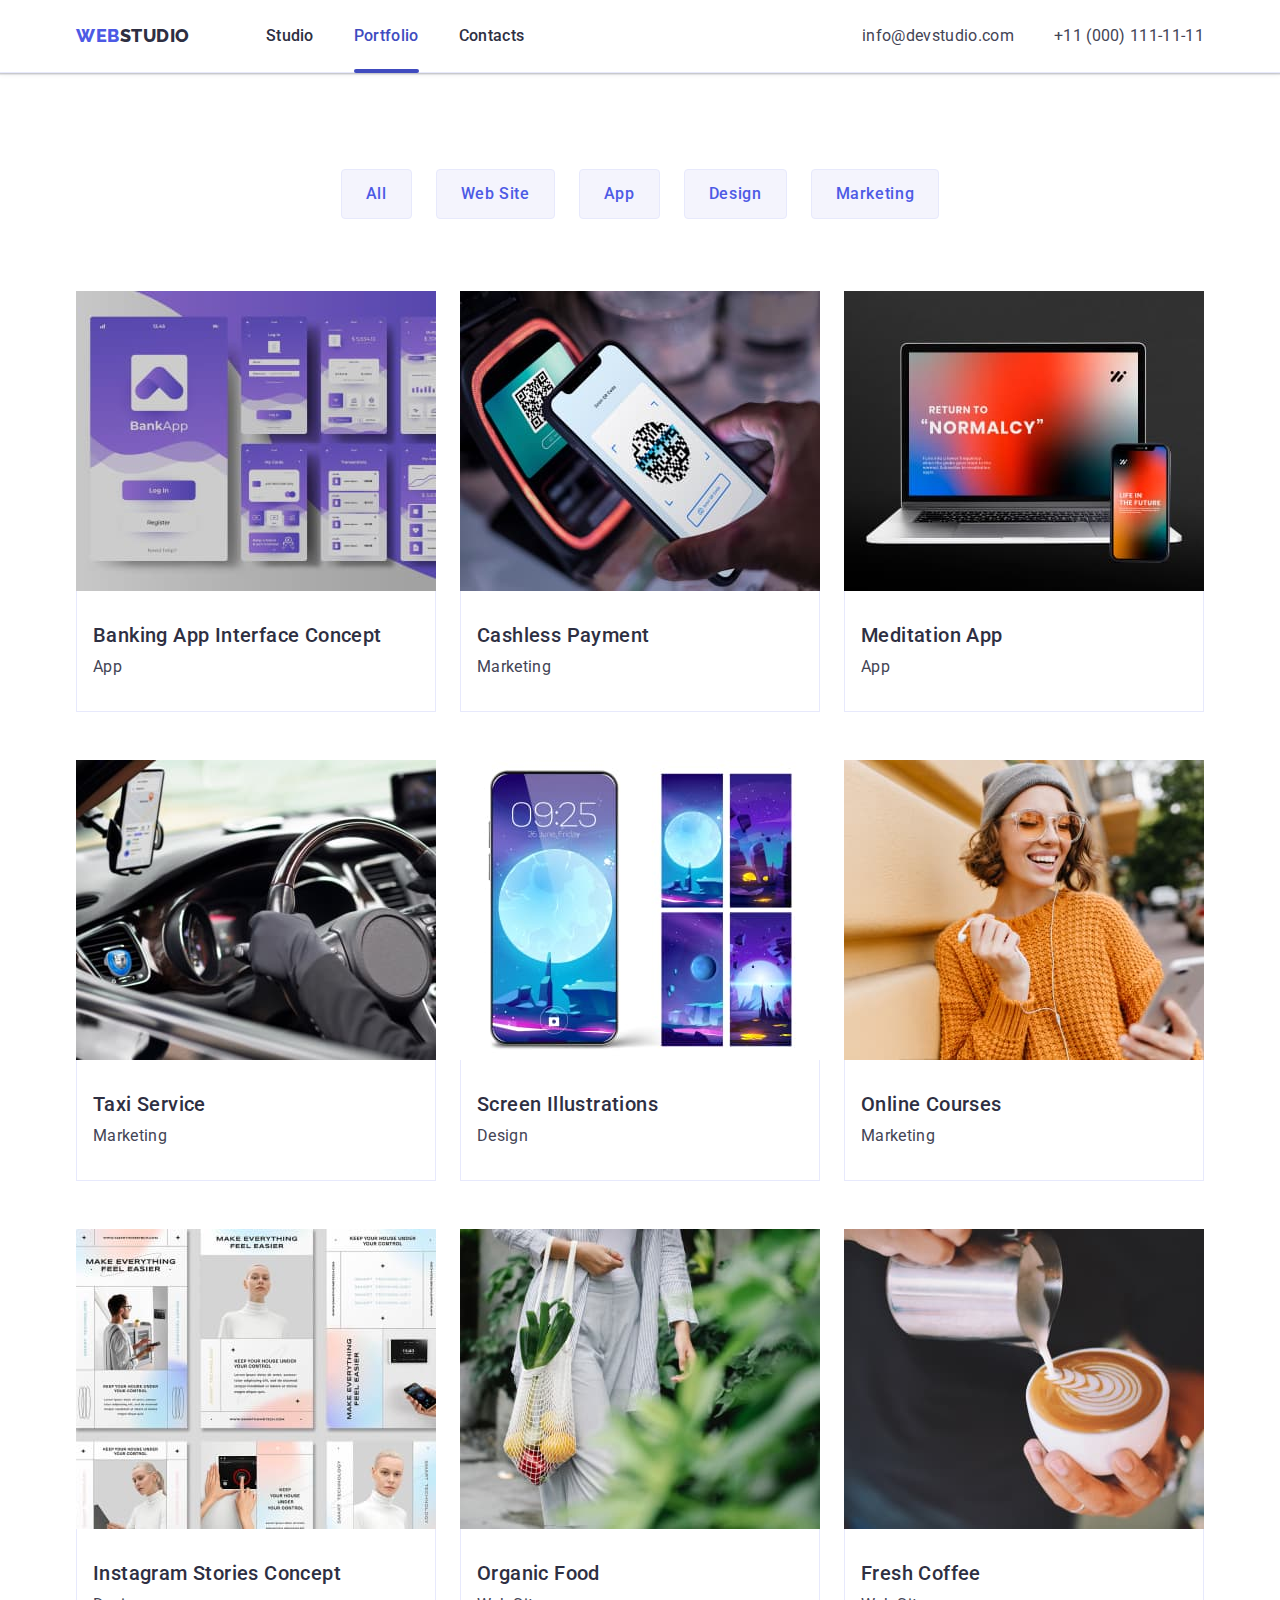
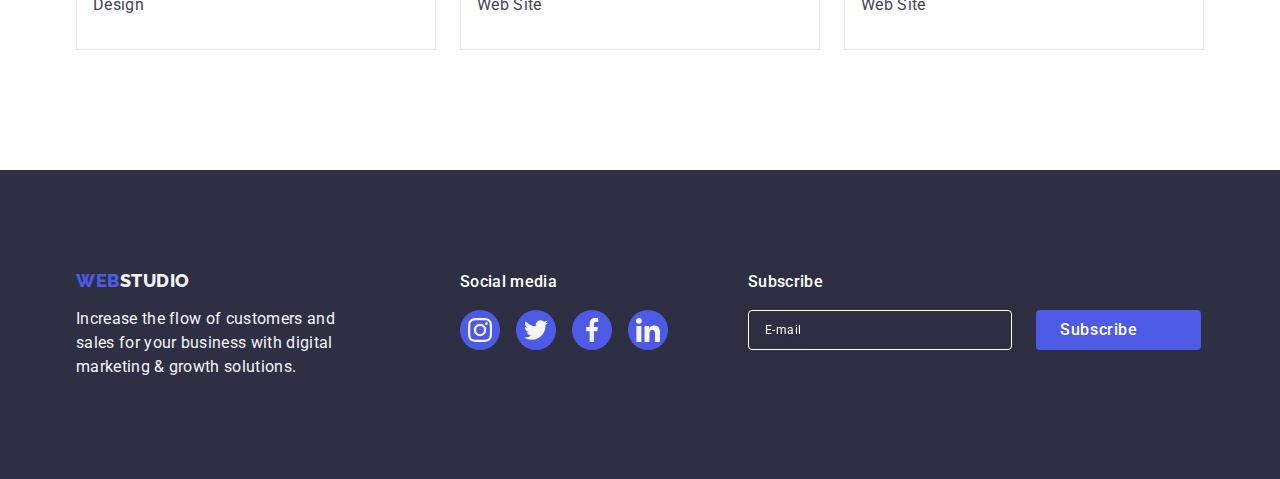
<file: portfolio.html>
<!DOCTYPE html>
<html lang="en">
  <head>
    <meta charset="UTF-8" />
    <meta http-equiv="X-UA-Compatible" content="IE=edge" />
    <meta name="viewport" content="width=device-width, initial-scale=1.0" />
    <title>WebStudio</title>
    <link rel="preconnect" href="https://fonts.googleapis.com" />
    <link rel="preconnect" href="https://fonts.gstatic.com" crossorigin />
    <link
      href="https://fonts.googleapis.com/css2?family=Raleway:wght@800&family=Roboto:wght@400;500;700;900&display=swap"
      rel="stylesheet"
    />
    <link
      href="
https://cdn.jsdelivr.net/npm/modern-normalize@1.1.0/modern-normalize.min.css"
      rel="stylesheet"
    />
    <link rel="stylesheet" href="./style.css" />
  </head>
  <body>
    <header class="page-header">
      <div class="container header-container">
        <nav class="page-nav">
          <a class="logo link" href="./index.html"
            >Web<span class="light-them-part">Studio</span></a
          >
          <ul class="menu list">
            <li class="menu-item">
              <a class="menu-link link" href="./index.html">Studio</a>
            </li>
            <li class="menu-item">
              <a class="menu-link link active" href="./portfolio.html"
                >Portfolio</a
              >
            </li>
            <li class="menu-item">
              <a class="menu-link link" href="">Contacts</a>
            </li>
          </ul>
        </nav>
        <address class="contacts">
          <ul class="contacts-nav list">
            <li class="contacts-item">
              <a
                class="contact-link link"
                href="mailto:info@devstudio.com"
                >info@devstudio.com</a
              >
            </li>
            <li class="contacts-item">
              <a class="contact-link link" href="tel:+110001111111"
                >+11 (000) 111-11-11</a
              >
            </li>
          </ul>
        </address>
      </div>
    </header>
    <main>
      <section class="section portfolio-section">
        <div class="container">
          <h1 class="visually-hidden">portfolio</h1>
          <ul class="list btn-list">
            <li>
              <button class="filter-btn" type="button">All</button>
            </li>
            <li>
              <button class="filter-btn" type="button">Web Site</button>
            </li>
            <li>
              <button class="filter-btn" type="button">App</button>
            </li>
            <li>
              <button class="filter-btn" type="button">Design</button>
            </li>
            <li>
              <button class="filter-btn" type="button">Marketing</button>
            </li>
          </ul>
          <ul class="list portfolio-list">
            <li class="list-card-item portfolio-item">
              <a class="link portfolio-link" href="">
                  <div class="portfolio-thumb">
                    <img
                  class="image"
                  src="./images/banking-app.jpg"
                  alt="banking app"
                  width="360"
                />
                  <p class="overlay">
                    14 Stylish and User-Friendly App Design Concepts · Task
                    Manager App · Calorie Tracker App · Exotic Fruit Ecommerce
                    App · Cloud Storage App
                  </p>
                  </div>
                <div class="portfolio-card-content">
                  <h2 class="subtitle portfolio-subtitle">
                    Banking App Interface Concept
                  </h2>
                  <p class="text portfolio-text">App</p>
                </div>
              </a>
            </li>
            <li class="list-card-item portfolio-item">
              <a class="link portfolio-link" href="">
                <div class="portfolio-thumb">
                  <img
                  class="image"
                  src="./images/cashless-payment.jpg"
                  alt="phone with QR"
                  width="360"
                />
                  <p class="overlay">
                    14 Stylish and User-Friendly App Design Concepts · Task
                    Manager App · Calorie Tracker App · Exotic Fruit Ecommerce
                    App · Cloud Storage App
                  </p>
                </div>
                <div class="portfolio-card-content">
                  <h2 class="subtitle portfolio-subtitle">Cashless Payment</h2>
                  <p class="text portfolio-text">Marketing</p>
                </div>
              </a>
            </li>
            <li class="list-card-item portfolio-item">
              <a class="link portfolio-link" href="">
              <div class="portfolio-thumb">
                <img
                  class="image"
                  src="./images/meditation-app.jpg"
                  alt="laptop and phone"
                  width="360"
                />
                  <p class="overlay">
                    14 Stylish and User-Friendly App Design Concepts · Task
                    Manager App · Calorie Tracker App · Exotic Fruit Ecommerce
                    App · Cloud Storage App
                  </p>
              </div>
                <div class="portfolio-card-content">
                  <h2 class="subtitle portfolio-subtitle">Meditation App</h2>
                  <p class="text portfolio-text">App</p>
                </div>
              </a>
            </li>
            <li class="list-card-item portfolio-item">
              <a class="link portfolio-link" href="">
                <div class="portfolio-thumb">
                  <img
                  class="image"
                  src="./images/taxi-service.jpg"
                  alt="car"
                  width="360"
                />
                  <p class="overlay">
                    14 Stylish and User-Friendly App Design Concepts · Task
                    Manager App · Calorie Tracker App · Exotic Fruit Ecommerce
                    App · Cloud Storage App
                  </p>
                </div>
                <div class="portfolio-card-content">
                  <h2 class="subtitle portfolio-subtitle">Taxi Service</h2>
                  <p class="text portfolio-text">Marketing</p>
                </div>
              </a>
            </li>
            <li class="list-card-item portfolio-item">
              <a class="link portfolio-link" href="">
                <div class="portfolio-thumb">
                  <img
                  class="image"
                  src="./images/screen-illustrations.jpg"
                  alt="phone and screens"
                  width="360"
                />
                  <p class="overlay">
                    14 Stylish and User-Friendly App Design Concepts · Task
                    Manager App · Calorie Tracker App · Exotic Fruit Ecommerce
                    App · Cloud Storage App
                  </p>
                </div>
                <div class="portfolio-card-content">
                  <h2 class="subtitle portfolio-subtitle">
                    Screen Illustrations
                  </h2>
                  <p class="text portfolio-text">Design</p>
                </div>
              </a>
            </li>
            <li class="list-card-item portfolio-item">
              <a class="link portfolio-link" href="">
                <div class="portfolio-thumb">
                  <img
                  class="image"
                  src="./images/online-courses.jpg"
                  alt="girl"
                  width="360"
                />
                  <p class="overlay">
                    14 Stylish and User-Friendly App Design Concepts · Task
                    Manager App · Calorie Tracker App · Exotic Fruit Ecommerce
                    App · Cloud Storage App
                  </p>
                </div>
                <div class="portfolio-card-content">
                  <h2 class="subtitle portfolio-subtitle">Online Courses</h2>
                  <p class="text portfolio-text">Marketing</p>
                </div>
              </a>
            </li>
            <li class="list-card-item portfolio-item">
              <a class="link portfolio-link" href="">
                <div class="portfolio-thumb">
                  <img
                  class="image"
                  src="./images/instagram-stories-concept.jpg"
                  alt="instagram stories"
                  width="360"
                />
                  <p class="overlay">
                    14 Stylish and User-Friendly App Design Concepts · Task
                    Manager App · Calorie Tracker App · Exotic Fruit Ecommerce
                    App · Cloud Storage App
                  </p>
                </div>
                <div class="portfolio-card-content">
                  <h2 class="subtitle portfolio-subtitle">
                    Instagram Stories Concept
                  </h2>
                  <p class="text portfolio-text">Design</p>
                </div>
              </a>
            </li>
            <li class="list-card-item portfolio-item">
              <a class="link portfolio-link" href="">
                <div class="portfolio-thumb">
                  <img
                  class="image"
                  src="./images/organic-food.jpg"
                  alt="girl with shopper"
                  width="360"
                />
                  <p class="overlay">
                    14 Stylish and User-Friendly App Design Concepts · Task
                    Manager App · Calorie Tracker App · Exotic Fruit Ecommerce
                    App · Cloud Storage App
                  </p>
                </div>
                <div class="portfolio-card-content">
                  <h2 class="subtitle portfolio-subtitle">Organic Food</h2>
                  <p class="text portfolio-text">Web Site</p>
                </div>
              </a>
            </li>
            <li class="list-card-item portfolio-item">
              <a class="link portfolio-link" href="">
                <div class="portfolio-thumb">
                  <img
                  class="image"
                  src="./images/fresh-coffee.jpg"
                  alt="coffee"
                  width="360"
                />
                  <p class="overlay">
                    14 Stylish and User-Friendly App Design Concepts · Task
                    Manager App · Calorie Tracker App · Exotic Fruit Ecommerce
                    App · Cloud Storage App
                  </p>
                </div>
                <div class="portfolio-card-content">
                  <h2 class="subtitle portfolio-subtitle">Fresh Coffee</h2>
                  <p class="text portfolio-text">Web Site</p>
                </div>
              </a>
            </li>
          </ul>
        </div>
      </section>
    </main>
    <footer class="footer">
      <div class="container footer-container">
        <div class="footer-desc">
          <a class="footer-logo logo link" href="./index.html"
            >Web<span class="dark-theme-part">Studio</span></a
          >
          <p class="text-footer">
            Increase the flow of customers and sales for your business with
            digital marketing & growth solutions.
          </p>
        </div>
        <div class="footer-social">
          <p class="footer-subtitle">Social media</p>
          <ul class="footer-social-list list">
            <li class="footer-social-item">
              <a
                class="footer-social-link link"
                href=""
                target="_blank"
                rel="noopener noreferrer"
              >
                <svg class="footer-social-icon" width="24" height="24">
                  <use href="./images/icons.svg#instagram"></use>
                </svg>
              </a>
            </li>
            <li class="footer-social-item">
              <a
                class="footer-social-link link"
                href=""
                target="_blank"
                rel="noopener noreferrer"
              >
                <svg class="footer-social-icon" width="24" height="24">
                  <use href="./images/icons.svg#twitter"></use>
                </svg>
              </a>
            </li>
            <li class="footer-social-item">
              <a
                class="footer-social-link link"
                href=""
                target="_blank"
                rel="noopener noreferrer"
              >
                <svg class="footer-social-icon" width="24" height="24">
                  <use href="./images/icons.svg#facebook"></use>
                </svg>
              </a>
            </li>
            <li class="footer-social-item">
              <a
                class="footer-social-link link"
                href=""
                target="_blank"
                rel="noopener noreferrer"
              >
                <svg class="footer-social-icon" width="24" height="24">
                  <use href="./images/icons.svg#linkedin"></use>
                </svg>
              </a>
            </li>
          </ul>
        </div>
        <form class="footer-form">
          <div class="footer-form-wrapper">
            <p class="footer-form-title">Subscribe</p>
            <label for="footer-user-email"></label>
            <input class="footer-form-field" type="text" id="footer-user-email" name="email" placeholder="E-mail">
          </div>
          <button class="footer-form-btn" type="submit">Subscribe
            <svg class="footer-btn-icon" width="24" height="24">
              <use href="./images/icons.svg#subscribe"></use>
            </svg>
          </button>
        </form>
      </div>
    </footer>
  </body>
</html>
</file>
<file: style.css>
:root {
	--primary-txt-color: #434455;
	--secondary-txt-color: #2e2f42;
	--white-txt-color: #ffffff;
	--txt-color-dark-theme: #f4f4fd;
	--logo-txt-color: #4d5ae5;
	--active-color: #404bbf;
	--light-bg-color: #f4f4fd;
	--dark-bg-color: #2e2f42;
	--card-bg-color: #ffffff;
	--cta-color: #4d5ae5;
	--customer-icon-color: #8e8f99;
	--footer-active-color: #31d0aa;
	--modal-bg-color: #fcfcfc;
	--modal-bg-btn: #e7e9fc;
  
	--transition-dur-and-func: 250ms cubic-bezier(0.4, 0, 0.2, 1);
  }
  .list {
	list-style: none;
	padding: 0;
	margin: 0;
  }
  
  h1,
  h2,
  h3,
  h4,
  h5,
  h6,
  p {
	margin: 0;
  }
  
  img {
	display: block;
	max-width: 100%;
	height: auto;
  }
  
  .link {
	text-decoration: none;
  }
  
  body {
	font-family: "Roboto", sans-serif;
	color: #434455;
	background-color: var(--card-bg-color);
  }
  
  .container {
	min-width: 320px;
	max-width: 428px;
	padding: 0 16px;
	margin: 0 auto;
  }
  
  @media screen and (min-width: 768px) {
	.container {
	  max-width: 768px;
	}
  }
  
  @media screen and (min-width: 1158px) {
	.container {
	  max-width: 1158px;
	  padding: 0 15px;
	}
  }
  
  /* Header */
  
  .page-header {
	border-bottom: 1px solid #e7e9fc;
	box-shadow: 0px 2px 1px rgba(46, 47, 66, 0.08),
	  0px 1px 1px rgba(46, 47, 66, 0.16), 0px 1px 6px rgba(46, 47, 66, 0.08);
  
	  min-width: 320px;
  }
  
  .header-container {
	display: flex;
	align-items: center;
  }
  
  .page-nav {
	display: flex;
	justify-content: space-between;
	margin-right: auto;
	align-items: center;
  }
  
  @media screen and (max-width: 767px) {
	.page-nav {
	  width: 100%;
	}
  }
  
  .logo {
	padding-top: 24px;
	padding-bottom: 22px;
	font-family: "Raleway", sans-serif;
	font-weight: 800;
	font-size: 18px;
	line-height: 1.17;
	letter-spacing: 0.03em;
	text-transform: uppercase;
	color: var(--logo-txt-color);
  }
  .light-them-part {
	color: var(--secondary-txt-color);
  }
  .dark-theme-part {
	color: var(--txt-color-dark-theme);
  }
  
  @media screen and (min-width: 768px) {
	.logo {
	  margin-right: 120px;
	  padding-bottom: 24px;
	}
  }
  
  @media screen and (min-width: 1158px) {
	.logo {
	  margin-right: 76px;
	}
  }
  
  .burger-btn {
	stroke: var(--secondary-txt-color);
  }
  
  .menu {
	display: flex;
  }
  
  @media screen and (max-width: 767px) {
	.menu {
	  display: none;
	}
  }
  
  .menu-item {
	margin-right: 40px;
  }
  
  .menu-item:last-child {
	margin-right: 0;
  }
  
  .menu-link {
	display: block;
	padding-top: 24px;
	padding-bottom: 24px;
  
	transition: color var(--transition-dur-and-func);
  
	position: relative;
  
	font-weight: 500;
	font-size: 16px;
	line-height: 1.5;
	letter-spacing: 0.02em;
	color: var(--secondary-txt-color);
  }
  
  .menu-link:hover,
  .menu-link:focus {
	color: var(--active-color);
  }
  
  .menu-link.active {
	color: var(--active-color);
  }
  
  .menu-link.active::after {
	content: "";
	display: block;
	position: absolute;
	bottom: -1px;
	left: 0;
  
	width: 100%;
	height: 4px;
	border-radius: 2px;
	background-color: var(--active-color);
  }
  
  @media screen and (max-width: 767px) {
	.contacts {
	  display: none;
	}
  }
  
  .contacts-nav {
	display: flex;
	flex-direction: column;
	gap: 12px;
  
	font-style: normal;
  }
  @media screen and (min-width: 1158px) {
	.contacts-nav {
	  display: flex;
	  flex-direction: row;
	  gap: 40px;
	  margin-top: 0;
	}
  }
  
  .contact-link {
	display: block;
	padding-top: 0;
	padding-bottom: 0;
  
	transition: color var(--transition-dur-and-func);
  
	font-size: 12px;
	line-height: 1.16;
	letter-spacing: 0.02em;
	color: var(--primary-txt-color);
  }
  
  @media screen and (min-width: 1158px) {
	.contact-link {
	  padding-top: 24px;
	  padding-bottom: 24px;
  
	  font-size: 16px;
	  line-height: 1.5;
	  letter-spacing: 0.02em;
	}
  }
  
  .contact-link:hover,
  .contact-link:focus {
	color: var(--active-color);
  }
  
  /* Hero */
  
  .main-title {
	display: block;
	margin-bottom: 72px;
	margin-right: auto;
	margin-left: auto;
	max-width: 320px;
  
	font-weight: 700;
	font-size: 36px;
	line-height: 1.11;
	letter-spacing: 0.02em;
	color: var(--white-txt-color);
	text-align: center;
  }
  
  @media screen and (min-width: 768px) {
	.main-title {
	  margin-bottom: 36px;
	  max-width: 496px;
	  font-size: 56px;
	  line-height: 1.07;
	}
  }
  
  @media screen and (min-width: 1158px) {
	.main-title {
	  margin-bottom: 48px;
	}
  }
  
  .hero {
	padding: 112px 0;
	margin-left: auto;
	margin-right: auto;
	max-width: 1440px;
  
	background-color: var(--dark-bg-color);
	background-image: linear-gradient(
		rgba(46, 47, 66, 0.7),
		rgba(46, 47, 66, 0.7)
	  ),
	  url(../images/hero_bg/hero_mob@1x.jpg);
	background-repeat: no-repeat;
	background-position: center;
	background-size: cover;
  }
  
  @media screen and (min-width: 1158px) {
	.hero {
	  padding: 188px 0;
	}
  }
  
  
  @media (min-device-pixel-ratio: 2),
	(min-resolution: 192dpi),
	(min-resolution: 2dppx) {
	.hero {
	  background-image: linear-gradient(
		  rgba(46, 47, 66, 0.7),
		  rgba(46, 47, 66, 0.7)
		),
		url(../images/hero_bg/hero_mob@2x.jpg);
	}
  }
  
  @media screen and (min-width: 429px) {
	.hero {
	  background-image: linear-gradient(
		  rgba(46, 47, 66, 0.7),
		  rgba(46, 47, 66, 0.7)
		),
		url(../images/hero_bg/hero_tab@1x.jpg);
	}
	@media (min-device-pixel-ratio: 2),
	  (min-resolution: 192dpi),
	  (min-resolution: 2dppx) {
	  .hero {
		background-image: linear-gradient(
			rgba(46, 47, 66, 0.7),
			rgba(46, 47, 66, 0.7)
		  ),
		  url(../images/hero_bg/hero_tab@2x.jpg);
	  }
	}
  }
  
  @media screen and (min-width: 769px) {
	.hero {
	  background-image: linear-gradient(
		  rgba(46, 47, 66, 0.7),
		  rgba(46, 47, 66, 0.7)
		),
		url(../images/hero_bg/hero_desk@1x.jpg);
	}
	@media (min-device-pixel-ratio: 2),
	  (min-resolution: 192dpi),
	  (min-resolution: 2dppx) {
	  .hero {
		background-image: linear-gradient(
			rgba(46, 47, 66, 0.7),
			rgba(46, 47, 66, 0.7)
		  ),
		  url(../images/hero_bg/hero_desk@2x.jpg);
	  }
	}
  }
  
  .order-serv-btn {
	display: block;
	min-width: 169px;
	height: 56px;
	padding: 16px 32px;
	margin: 0 auto;
  
	transition: background-color var(--transition-dur-and-func);
  
	font-family: "Roboto", sans-serif;
	font-weight: 500;
	font-size: 16px;
	line-height: 1.5;
	letter-spacing: 0.04em;
	color: var(--white-txt-color);
  
	background: var(--cta-color);
	box-shadow: 0px 4px 4px rgba(0, 0, 0, 0.15);
	border: none;
	border-radius: 4px;
	cursor: pointer;
  }
  
  .order-serv-btn:hover,
  .order-serv-btn:focus {
	background-color: var(--active-color);
  }
  
  .section {
	padding: 96px 0;
  }
  
  @media screen and (min-width: 1128px) {
	.section {
	  padding: 120px 0;
	}
  }
  
  /* Advantages */
  
  .visually-hidden {
	position: absolute;
	width: 1px;
	height: 1px;
	overflow: hidden;
	border: 0;
	padding: 0;
	clip: rect(0 0 0 0);
	clip-path: inset(50%);
	margin: -1px;
  }
  
  .advantages-list {
	display: flex;
	flex-wrap: wrap;
	gap: 72px;
  }
  
  @media screen and (min-width: 768px) {
	.advantages-list {
	  gap: 72px 24px;
	}
  }
  
  @media screen and (min-width: 1158px) {
	.advantages-list {
	  gap: 24px;
	}
  }
  
  @media screen and (min-width: 768px) {
	.advantages-list-item {
	  width: calc((100% - 24px) / 2);
	}
  }
  
  @media screen and (min-width: 1158px) {
	.advantages-list-item {
	  width: calc((100% - 72px) / 4);
	}
  }
  
  .advantages-icon-cont {
	display: none;
	justify-content: center;
	align-items: center;
	height: 112px;
	margin-bottom: 8px;
  
	background-color: var(--light-bg-color);
	border-radius: 4px;
  }
  
  @media screen and (min-width: 1158px) {
	.advantages-icon-cont {
	  display: flex;
	}
  }
  
  .title {
	margin-bottom: 72px;
  
	font-weight: 700;
	font-size: 36px;
	line-height: 1.1;
	letter-spacing: 0.02em;
	text-transform: capitalize;
	color: var(--secondary-txt-color);
	text-align: center;
  }
  
  .subtitle {
	margin-bottom: 8px;
	text-align: center;
  
	font-weight: 700;
	font-size: 36px;
	line-height: 1.11;
	letter-spacing: 0.02em;
	color: var(--secondary-txt-color);
  
	@media screen and (min-width: 768px) {
	  text-align: left;
	}
  
	@media screen and (min-width: 1158px) {
	  font-weight: 500;
	  font-size: 20px;
	  line-height: 1.2;
	}
  }
  
  @media screen and (max-width: 1157px) {
  .advantages-text {
	font-weight: 500;
  }
  }
  
  /* About */
  
  .about {
	display: none;
  }
  
  @media screen and (min-width: 1158px) {
	.about {
	  display: block;
  
	  padding-top: 0;
	  padding-bottom: 130px;
	}
  }
  
  .about-list {
	display: flex;
	gap: 24px;
  }
  
  /* Team */
  
  @media screen and (min-width: 768px) and (max-width: 1157px) {
	.team-container {
	  width: 584px;
	}
  }
  
  
  .team-list {
	display: flex;
	justify-content: center;
	flex-wrap: wrap;
	gap: 72px;
  }
  
  @media screen and (min-width: 768px) {
	.team-list {
	  gap: 72px 24px;
	}
  }
  
  @media screen and (min-width: 1158px) {
	.team-list {
	  gap: 24px;
	}
  }
  
  .team {
	background-color: var(--light-bg-color);
  }
  
  .list-card-item {
	background-color: var(--card-bg-color);
	border-radius: 0px 0px 4px 4px;
  }
  
  .team-card-item {
	box-shadow: 0px 2px 1px 0px rgba(46, 47, 66, 0.08),
	  0px 1px 1px 0px rgba(46, 47, 66, 0.16), 0px 1px 6px 0px #2e2f4214;
  }
  
  .card-content {
	padding: 32px 0;
  }
  
  .team-subtitle {
	font-weight: 500;
	font-size: 20px;
	line-height: 1.2;
	letter-spacing: 0.02em;
	text-align: center;
  }
  
  .team-text {
	margin-bottom: 8px;
	text-align: center;
  }
  
  .text {
	font-size: 16px;
	line-height: 1.5;
	letter-spacing: 0.02em;
	color: var(--primary-txt-color);
  }
  
  .social-list {
	display: flex;
	gap: 24px;
	justify-content: center;
  }
  
  .social-item {
	width: 40px;
	height: 40px;
  }
  
  .social-link {
	display: flex;
	justify-content: center;
	align-items: center;
  
	transition: background-color var(--transition-dur-and-func);
  
	width: 100%;
	height: 100%;
	background-color: var(--cta-color);
	border-radius: 50%;
  }
  
  .social-link:hover,
  .social-link:focus {
	background-color: var(--active-color);
  }
  
  .social-icon {
	fill: var(--txt-color-dark-theme);
  }
  
  /* Customers */
  
  @media screen and (min-width: 768px) and (max-width: 1157px) {
	.customers-container {
	  width: 584px;
	}
  }
  
  .customers-list {
	display: flex;
	flex-wrap: wrap;
	gap: 72px 16px;
	align-items: center;
  }
  
  @media screen and (min-width: 768px) {
	.customers-list {
	  gap: 72px 24px;
	}
  }
  
  @media screen and (min-width: 1158px) {
	.customers-list {
	  gap: 24px;
	}
  }
  
  .customer-item {
	width: calc((100% - 16px) / 2);
	height: 88px;
  }
  
  @media screen and (min-width: 768px) {
	.customer-item {
	  width: calc((100% - 48px) / 3);
	}
  }
  
  @media screen and (min-width: 1158px) {
	.customer-item {
	  width: calc((100% - 120px) / 6);
	}
  }
  
  .customer-link {
	display: flex;
	justify-content: center;
	align-items: center;
	width: 100%;
	height: 100%;
  
	transition: border-color var(--transition-dur-and-func),
	  color var(--transition-dur-and-func);
  
	color: var(--customer-icon-color);
  
	border: 1px solid var(--customer-icon-color);
	border-radius: 4px;
  }
  
  .customer-icon {
	fill: currentColor;
  }
  
  .customer-link:hover,
  .customer-link:focus {
	border: 1px solid var(--active-color);
	color: var(--active-color);
  }
  
  /* Portfolio */
  
  .btn-list {
	display: flex;
	gap: 24px;
	margin-bottom: 72px;
	justify-content: center;
  }
  
  .filter-btn {
	padding: 12px 24px;
  
	transition: color var(--transition-dur-and-func),
	  background-color var(--transition-dur-and-func),
	  border-color var(--transition-dur-and-func),
	  box-shadow var(--transition-dur-and-func);
	font-family: "Roboto", sans-serif;
	font-weight: 500;
	font-size: 16px;
	line-height: 1.5;
	letter-spacing: 0.04em;
  
	color: var(--cta-color);
	background-color: var(--light-bg-color);
  
	cursor: pointer;
	border: 1px solid #e7e9fc;
	border-radius: 4px;
  }
  
  .filter-btn:hover,
  .filter-btn:focus {
	color: var(--white-txt-color);
	background-color: var(--active-color);
	border: 1px solid transparent;
	box-shadow: 0px 2px 2px 0px rgba(0, 0, 0, 0.12),
	  0px 2px 1px 0px rgba(0, 0, 0, 0.08), 0px 3px 1px 0px rgba(0, 0, 0, 0.1);
  }
  
  .portfolio-section {
	padding-top: 96px;
  }
  
  .portfolio-list {
	display: flex;
	flex-wrap: wrap;
	gap: 48px 24px;
  }
  
  .portfolio-link {
	display: block;
	transition: box-shadow var(--transition-dur-and-func);
  }
  
  .portfolio-link:hover,
  .portfolio-link:focus {
	box-shadow: 0px 2px 1px 0px rgba(46, 47, 66, 0.08),
	  0px 1px 1px 0px rgba(46, 47, 66, 0.16),
	  0px 1px 6px 0px rgba(46, 47, 66, 0.08);
  }
  
  .portfolio-card-content {
	padding: 32px 16px;
  
	border: 1px solid #e7e9fc;
	border-top: none;
  }
  
  .portfolio-thumb {
	position: relative;
	overflow: hidden;
  }
  
  /* Overlay */
  
  .overlay {
	position: absolute;
	top: 0;
	left: 0;
	transform: translateY(100%);
	transition: transform var(--transition-dur-and-func);
  
	width: 100%;
	height: 100%;
	padding: 40px 32px;
  
	color: var(--txt-color-dark-theme);
	background-color: var(--cta-color);
  
	font-size: 16px;
	line-height: 1.5;
	letter-spacing: 0.02em;
	color: var(--txt-color-dark-theme);
  }
  
  .portfolio-link:hover .overlay,
  .portfolio-link:focus .overlay {
	transform: translateY(0);
  }
  
  /* Footer */
  .footer {
	padding: 96px 0;
  
	background-color: var(--dark-bg-color);
  }
  
  @media screen and (min-width: 1158px) {
	.footer {
	  padding: 100px 0;
	}
  }
  
  .footer-container {
	display: flex;
	flex-wrap: wrap;
	justify-content: center;
	gap: 72px;
  }
  
  @media screen and (min-width: 768px) {
	.footer-container {
	  justify-content: flex-start;
	  align-items: baseline;
	  gap: 72px 24px;
	}
  }
  
  @media screen and (min-width: 1158px) {
	.footer-container {
	  flex-wrap: nowrap;
	  gap: 0;
	}
  }
  @media screen and (min-width: 768px) {
	.footer-container {
	  max-width: 584px;
	}
  }
  
  @media screen and (min-width: 1158px) {
	.footer-container {
	  max-width: 1158px;
	}
  }
  
  
  .footer-desc {
	margin: 0;
  }
  
  @media screen and (min-width: 1158px) {
	.footer-desc {
	  margin-right: 120px;
	}
  }
  
  .footer-logo {
	display: block;
	padding: 0;
	margin: 0;
	margin-bottom: 16px;
	text-align: center;
  }
  
  @media screen and (min-width: 768px) {
	.footer-logo {
	  display: inline-block;
	}
  }
  
  .text-footer {
	max-width: 264px;
  
	font-size: 16px;
	line-height: 1.5;
	letter-spacing: 0.02em;
  
	color: var(--txt-color-dark-theme);
  }
  
  .footer-subtitle {
	display: block;
	margin-bottom: 16px;
  
	font-weight: 500;
	font-size: 16px;
	line-height: 1.5;
	letter-spacing: 0.02em;
	color: var(--white-txt-color);
	text-align: center;
  }
  
  @media screen and (min-width: 768px) {
	.footer-subtitle {
	  display: inline-block;
	}
  }
  
  .footer-social {
	margin: 0;
  }
  
  @media screen and (min-width: 1158px) {
	.footer-social {
	  margin-right: 80px;
	}
  }
  
  .footer-social-list {
	display: flex;
	gap: 16px;
  }
  
  .footer-social-item {
	width: 40px;
	height: 40px;
  }
  
  .footer-social-link {
	display: flex;
	justify-content: center;
	align-items: center;
  
	transition: background-color var(--transition-dur-and-func);
	width: 100%;
	height: 100%;
	background-color: var(--cta-color);
	border-radius: 50%;
  }
  
  .footer-social-link:hover,
  .footer-social-link:focus {
	background-color: var(--footer-active-color);
  }
  
  .footer-social-icon {
	fill: var(--txt-color-dark-theme);
  }
  
  .footer-form-title {
	display: block;
	margin-bottom: 16px;
  
	font-weight: 500;
	font-size: 16px;
	line-height: 1.5;
	letter-spacing: 0.02em;
	color: var(--white-txt-color);
	text-align: center;
  }
  
  @media screen and (min-width: 768px) {
	.footer-form-title {
	  text-align: start;
	}
  }
  
  .footer-form {
	display: flex;
	flex-wrap: wrap;
	gap: 16px;
	justify-content: center;
  }
  
  @media screen and (min-width: 768px) {
	.footer-form {
	  flex-wrap: nowrap;
	  gap: 24px;
	  align-items: flex-end;
	  justify-content: flex-start;
	}
  }
  
  .footer-form-field {
	background-color: transparent;
  
	width: 398px;
	height: 40px;
	padding: 8px 16px;
  
	border: 1px solid var(--white-txt-color);
	filter: drop-shadow(0px 4px 4px rgba(0, 0, 0, 0.15));
	border-radius: 4px;
	outline: transparent;
  
	font-size: 12px;
	line-height: 2;
	letter-spacing: 0.04em;
	color: var(--white-txt-color);
  }
  
  @media screen and (max-width: 427px) {
	.footer-form-field {
	  width: 290px;
	}
  }
  
  @media screen and (min-width: 768px) {
	.footer-form-field {
	  width: 264px;
	}
  }
  
  .footer-form-field::placeholder {
	color: var(--white-txt-color);
  }
  
  .footer-form-btn {
	display: flex;
	align-items: center;
	gap: 16px;
	width: 165px;
	height: 40px;
	padding: 8px 24px;
	outline: transparent;
  
	cursor: pointer;
  
	background-color: var(--cta-color);
	border: none;
	border-radius: 4px;
  
	font-weight: 500;
	font-size: 16px;
	line-height: 1.5;
	letter-spacing: 0.04em;
	color: var(--white-txt-color);
  
	transition: background-color var(--transition-dur-and-func);
  }
  
  .footer-form-btn:hover,
  .footer-form-btn:focus {
	background-color: var(--active-color);
	border: none;
  }
  
  /* Modal window */
  
  .backdrop {
	position: fixed;
	top: 0;
	left: 0;
	width: 100%;
	height: 100%;
  
	transition: opacity var(--transition-dur-and-func),
	  visibility var(--transition-dur-and-func);
  
	background-color: rgba(46, 47, 66, 0.4);
	backdrop-filter: 1px;
  }
  
  .backdrop.is-hidden {
	opacity: 0;
	visibility: hidden;
	pointer-events: none;
  }
  
  .modal {
	position: absolute;
	top: 50%;
	left: 50%;
	transform: translate(-50%, -50%);
  
	width: 392px;
	min-height: 576px;
	padding: 72px 16px 24px 16px;
  
	background-color: var(--modal-bg-color);
	box-shadow: 0px 1px 1px rgba(0, 0, 0, 0.14), 0px 1px 3px rgba(0, 0, 0, 0.12),
	  0px 2px 1px rgba(0, 0, 0, 0.2);
	border-radius: 4px;
  
	transition: transform var(--transition-dur-and-func);
  }
  
  .backdrop.is-hidden .modal {
	transform: translate(-50%, -90%);
  }
  
  @media screen and (max-width: 427px) {
	.modal {
	  width: 284px;
	}
  }
  
  @media screen and (min-width: 768px) {
	.modal {
	  width: 408px;
	  padding: 72px 24px 24px 24px;
	}
  }
  
  .modal-close-btn {
	display: flex;
	align-items: center;
	justify-content: center;
	padding: 0;
	cursor: pointer;
  
	transition: background-color var(--transition-dur-and-func),
	  border var(--transition-dur-and-func);
  
	position: absolute;
	top: 24px;
	right: 24px;
  
	width: 24px;
	height: 24px;
  
	background-color: var(--modal-bg-btn);
	border-radius: 50%;
	border: 1px solid rgba(0, 0, 0, 0.1);
  }
  
  .modal-close-btn:hover,
  .modal-close-btn:focus {
	background-color: var(--active-color);
	border: none;
  }
  
  .modal-close-icon {
	fill: var(--secondary-txt-color);
	transition: fill var(--transition-dur-and-func);
  }
  
  .modal-close-btn:hover .modal-close-icon,
  .modal-close-btn:focus .modal-close-icon {
	fill: var(--white-txt-color);
  }
  
  .modal-title {
	display: block;
	margin-bottom: 16px;
  
	font-weight: 500;
	font-size: 16px;
	line-height: 1.5;
	text-align: center;
	letter-spacing: 0.02em;
	color: var(--secondary-txt-color);
  }
  
  .form-label {
	display: block;
	margin-bottom: 4px;
  
	font-size: 12px;
	line-height: 1.16;
	letter-spacing: 0.04em;
	color: var(--customer-icon-color);
  }
  
  .form-wrapper {
	position: relative;
	display: block;
	margin-bottom: 8px;
  }
  
  .form-field {
	width: 100%;
	height: 40px;
	padding: 0;
	padding-left: 38px;
  
	border: 1px solid rgba(46, 47, 66, 0.4);
	border-radius: 4px;
  
	transition: border var(--transition-dur-and-func);
  }
  
  .form-field:focus {
	border: 1px solid rgba(77, 90, 229, 1);
	outline: none;
  }
  
  .form-icon {
	position: absolute;
	top: 50%;
	left: 16px;
	transform: translateY(-50%);
  
	transition: fill var(--transition-dur-and-func);
	pointer-events: none;
	fill: var(--dark-bg-color);
  }
  
  .form-field:focus + .form-icon {
	fill: var(--cta-color);
  }
  
  .form-comment {
	display: block;
	width: 100%;
	height: 120px;
	padding: 8px 16px;
	margin-bottom: 22px;
  
	border: 1px solid rgba(46, 47, 66, 0.4);
	border-radius: 4px;
  
	transition: border var(--transition-dur-and-func);
  
	font-size: 12px;
	line-height: 1.16;
	letter-spacing: 0.04em;
	resize: none;
  }
  @media screen and (min-width: 768px) {
	.form-comment {
	  margin-bottom: 16px;
	}
  }
  
  .form-comment:focus {
	border: 1px solid rgba(77, 90, 229, 1);
	outline: none;
  }
  
  .form-agreement {
	display: flex;
	gap: 8px;
	align-items: center;
	margin-bottom: 24px;
  }
  
  .form-agreement-text {
	font-size: 12px;
	line-height: 1.16;
	letter-spacing: 0.04em;
	color: var(--customer-icon-color);
  }
  
  .form-agreement-link {
	color: var(--logo-txt-color);
  }
  
  .form-btn {
	display: block;
	min-width: 169px;
	height: 56px;
	padding: 16px 32px;
	margin: 0 auto;
  
	transition: background-color var(--transition-dur-and-func);
  
	font-weight: 500;
	font-size: 16px;
	line-height: 1.5;
	letter-spacing: 0.04em;
	color: var(--white-txt-color);
  
	background-color: var(--cta-color);
	box-shadow: 0px 4px 4px rgba(0, 0, 0, 0.15);
	border: none;
	border-radius: 4px;
	cursor: pointer;
  }
  
  .form-btn:hover,
  .form-btn:focus {
	background-color: var(--active-color);
  }
  
  .unchecked {
	opacity: 1;
	transition: var(--transition-dur-and-func);
  }
  
  .checked {
	opacity: 0;
	transition: var(--transition-dur-and-func);
  }
  
  .form-check-input:checked + .check-icon > .unchecked {
	opacity: 0;
  }
  
  .form-check-input:checked + .check-icon > .checked {
	opacity: 1;
  }
  
  /* Mobile menu */
  
  .menu-toggle {
	min-height: 40px;
	min-width: 40px;
	margin-left: auto;
	display: flex;
	align-items: center;
	justify-content: center;
  
	margin: 0;
	padding: 0;
	background-color: transparent;
	cursor: pointer;
	border: none;
	border-radius: 50%;
	outline: none;
  }
  
  .menu-toggle.mob-close-btn {
	min-height: 24px;
	min-width: 24px;
  }
  
  @media (min-width: 768px) {
	.menu-toggle {
	  display: none;
	}
  }
  
  .menu-toggle:hover,
  .menu-toggle:focus {
	background-color: rgba(0, 0, 0, 0.1);
  }
  
  .mob-close-btn {
  border: 1px solid rgba(46, 47, 66, 0.1);
  
  }
  
  .menu-container {
	position: fixed;
	top: 0;
	left: 0;
  
	display: flex;
	flex-direction: column;
	width: 100vw;
	height: 100vh;
	padding-top: 80px;
	padding-left: 40px;
	padding-bottom: 40px;
	padding-right: 35px;
	background-color: var(--card-bg-color);
	z-index: 999;
  
	transform: translateX(100%);
	transition: transform 250ms ease-in-out;
  }
  
  .menu-container.is-open {
	transform: translateX(0);
  }
  
  .menu-container .menu-toggle {
	position: absolute;
	top: 16px;
	right: 16px;
  }
  
  .mobile-menu {
	padding: 0;
	margin: 0;
	margin-bottom: auto;
  }
  
  .mobile-menu-item:not(:last-child) {
	margin-bottom: 40px;
  }
  
  
  .mobile-menu-link {
	display: block;
  
	color: var(--secondary-txt-color);
	font-weight: 700;
	font-size: 36px;
	line-height: 1.11;
	letter-spacing: 0.02em;
  
	transition: color var(--transition-dur-and-func);
  }
  
  .mobile-menu-link.active {
	color: var(--active-color);
  }
  
  .mobile-menu .link:focus {
	color: var(--active-color);
  }
  
  .mobile-social {
	display: flex;
	gap: 56px;
  }
  
  @media screen and (max-width:427px) {
	.mobile-social {
	  gap: 24px;
	}
  }
  
  .mobile-contacts {
	margin-bottom: 48px;
  }
  
  .mobile-contacts-item:not(:last-child) {
	margin-bottom: 40px;
  }
  
  .phone-contact-link {
	display: block;
  
	font-weight: 700;
	font-size: 36px;
	line-height: 1.11;
	letter-spacing: 0.02em;
	text-transform: capitalize;
	color: var(--cta-color);
  }
  
  .mail-contact-link {
	font-weight: 500;
	font-size: 20px;
	line-height: 1.2;
	letter-spacing: 0.02em;
	color: var(--primary-txt-color);
  }
</file>
